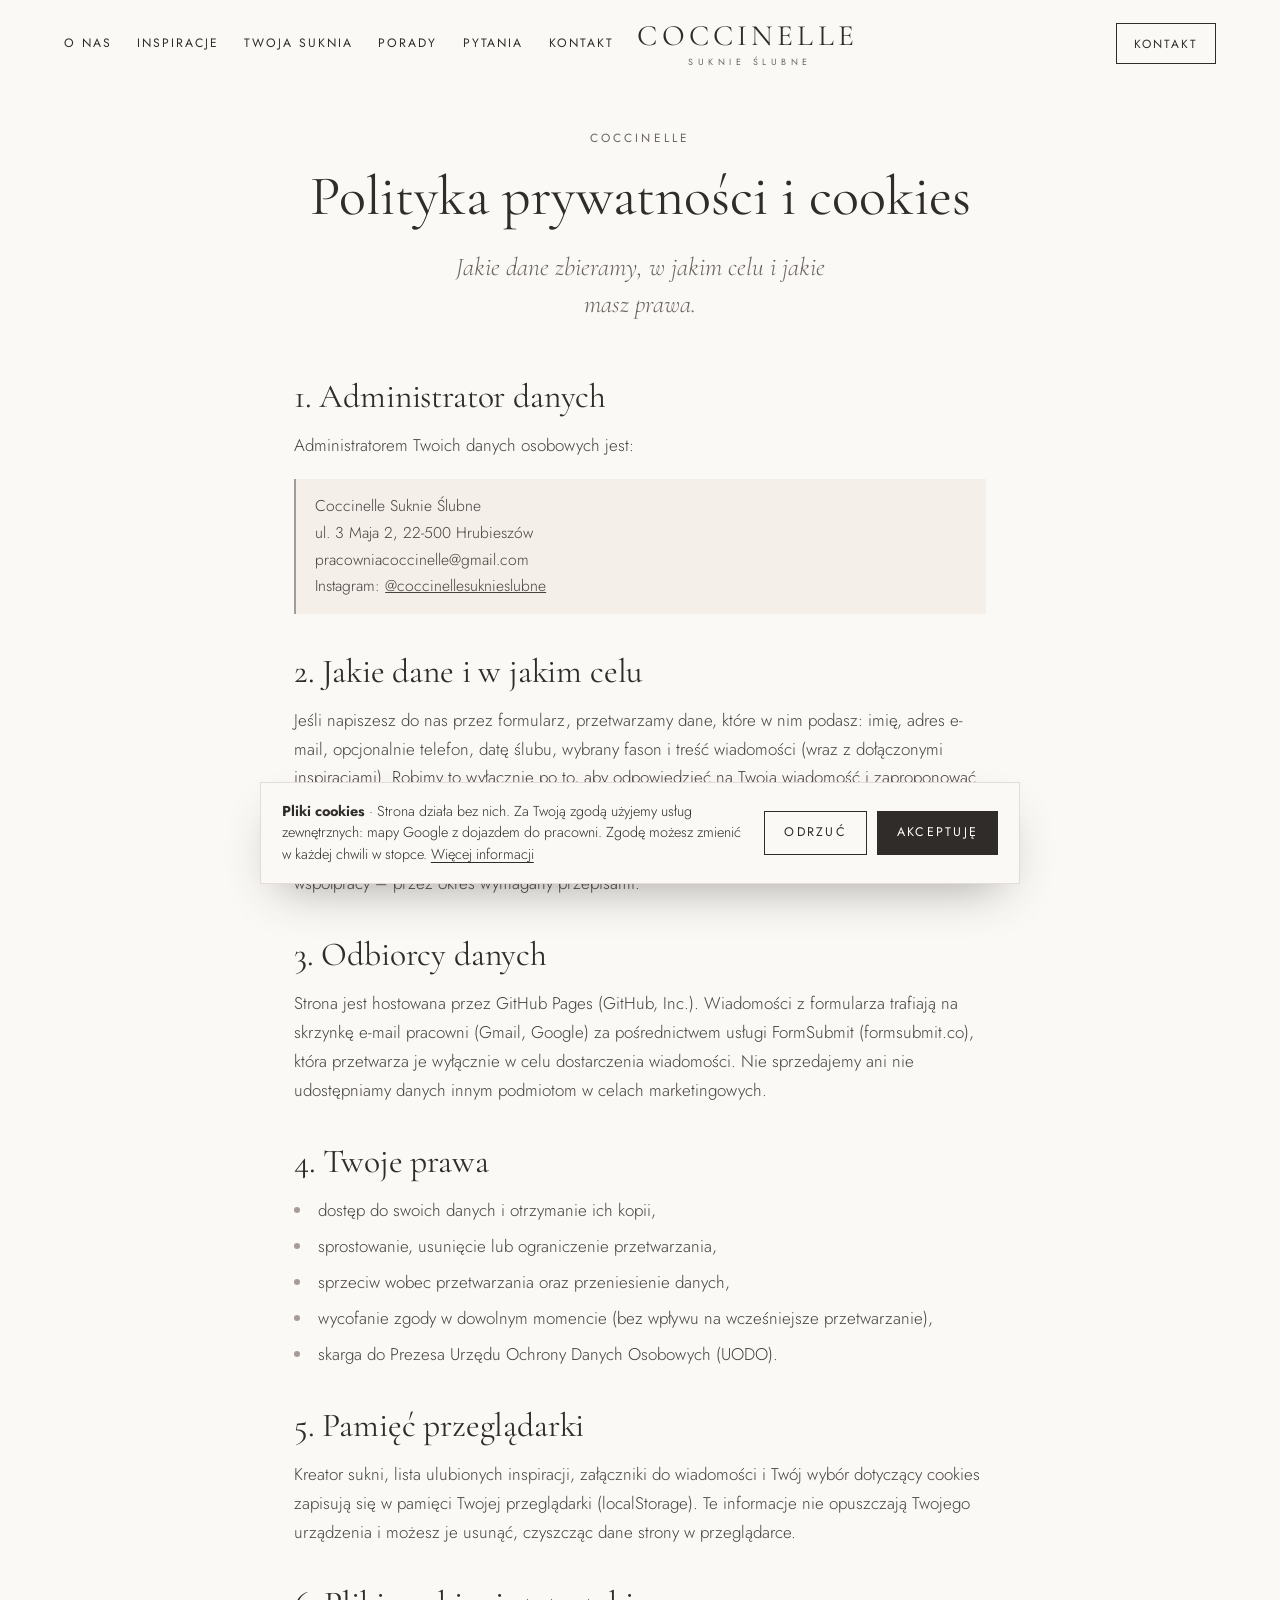
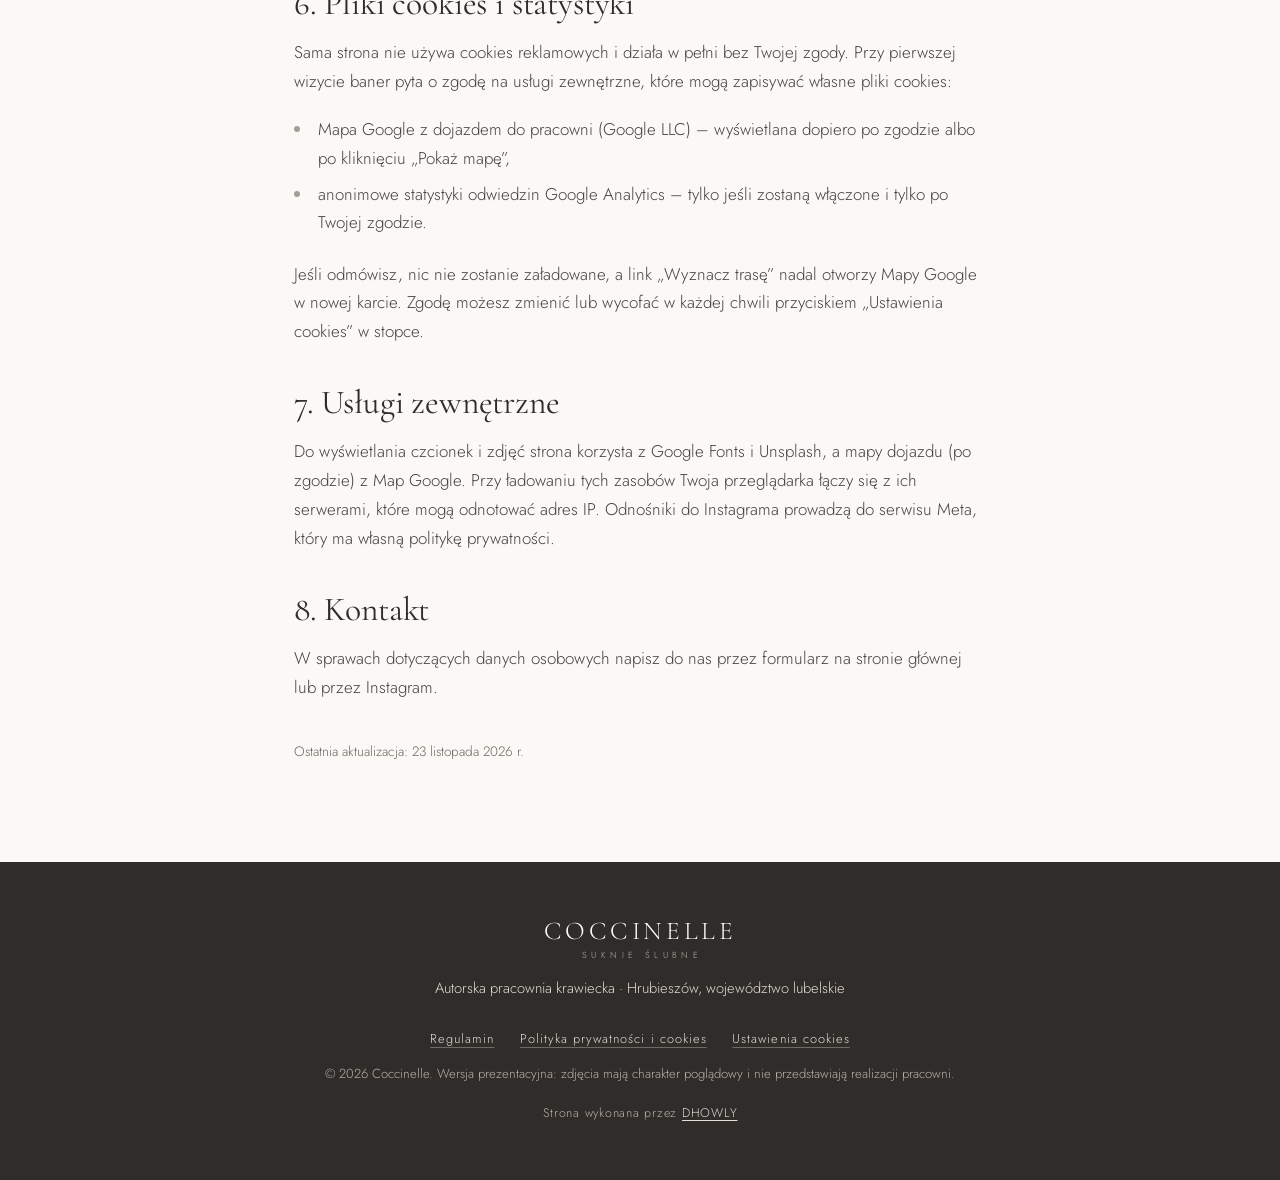
<file: informacje/prywatnosc.html>
<!doctype html>
<html lang="pl">
<head>
<meta charset="utf-8">
<meta name="viewport" content="width=device-width, initial-scale=1">
<title>Polityka prywatności i cookies · Coccinelle</title>
<meta name="description" content="Jakie dane zbieramy, w jakim celu i jakie masz prawa.">
<meta property="og:title" content="Polityka prywatności i cookies · Coccinelle">
<meta property="og:description" content="Jakie dane zbieramy, w jakim celu i jakie masz prawa.">
<meta property="og:type" content="website">
<meta property="og:locale" content="pl_PL">
<meta property="og:site_name" content="Coccinelle Suknie Ślubne">
<meta property="og:url" content="https://pracowniacoccinelle.com/informacje/prywatnosc.html">
<link rel="canonical" href="https://pracowniacoccinelle.com/informacje/prywatnosc.html">
<meta name="twitter:card" content="summary_large_image">
<meta name="twitter:title" content="Polityka prywatności i cookies · Coccinelle">
<meta name="twitter:description" content="Jakie dane zbieramy, w jakim celu i jakie masz prawa.">
<meta property="og:image" content="https://pracowniacoccinelle.com/images/og-card.jpg">
<meta property="og:image:secure_url" content="https://pracowniacoccinelle.com/images/og-card.jpg">
<meta property="og:image:type" content="image/jpeg">
<meta property="og:image:width" content="1200">
<meta property="og:image:height" content="630">
<meta property="og:image:alt" content="Coccinelle – suknie ślubne szyte na miarę, pracownia w Hrubieszowie">
<meta name="twitter:image" content="https://pracowniacoccinelle.com/images/og-card.jpg">
<meta name="twitter:image:alt" content="Coccinelle – suknie ślubne szyte na miarę, pracownia w Hrubieszowie">
<meta name="theme-color" content="#fbf9f6">
<link rel="icon" href="../images/favicon.svg" type="image/svg+xml">
<link rel="apple-touch-icon" href="../images/apple-touch-icon.png">
<link rel="preconnect" href="https://fonts.googleapis.com">
<link rel="preconnect" href="https://fonts.gstatic.com" crossorigin>
<link rel="preconnect" href="https://images.unsplash.com">
<link href="https://fonts.googleapis.com/css2?family=Cormorant+Garamond:ital,wght@0,300;0,400;0,500;1,300;1,400&family=Jost:wght@300;400;500&family=Pinyon+Script&display=swap" rel="stylesheet">
<link rel="stylesheet" href="../style.css?v=20">
<script>document.documentElement.classList.add('js')</script>
</head>
<body class="blog-page legal-page">
<a class="skip-link" href="#main" data-i18n="skip">Przejdź do treści</a>

<header class="nav scrolled" id="top">
  <div class="nav-left">
    <button class="nav-toggle" type="button" aria-label="Otwórz menu" aria-expanded="false" aria-controls="nav-links"><span></span><span></span></button>
    <nav class="nav-links" id="nav-links" aria-label="Menu">
      <a href="../index.html#o-nas" data-i18n="nav.about">O nas</a>
      <a href="../index.html#suknie" data-i18n="nav.dresses">Inspiracje</a>
      <a href="../index.html#kreator" data-i18n="nav.creator">Twoja suknia</a>
      <a href="../porady/index.html" data-i18n="nav.blog">Porady</a>
      <a href="../index.html#pytania" data-i18n="nav.faq">Pytania</a>
      <a href="../index.html#kontakt" data-i18n="nav.contact">Kontakt</a>
      <a href="../index.html#wycena" class="nav-mobile-only" data-i18n="nav.quote">Napisz do nas</a>
    </nav>
  </div>
  <a href="../index.html" class="brand" aria-label="Coccinelle Suknie Ślubne">
    <span class="brand-text">Coccinelle<small>Suknie Ślubne</small></span>
  </a>
  <div class="nav-right">
    <a href="../index.html#kontakt" class="nav-cta" data-i18n="nav.contact">Kontakt</a>
  </div>
</header>

<main id="main">
<article class="post legal" data-lang="pl">
  <header class="post-head">
    <p class="eyebrow">Coccinelle</p>
    <h1>Polityka prywatności i cookies</h1>
    <p class="lead">Jakie dane zbieramy, w jakim celu i jakie masz prawa.</p>
  </header>
  <div class="post-body">
<h2>1. Administrator danych</h2>
<p>Administratorem Twoich danych osobowych jest:</p>
<p class="legal-owner" data-owner>Coccinelle Suknie Ślubne</p>
<h2>2. Jakie dane i w jakim celu</h2>
<p>Jeśli napiszesz do nas przez formularz, przetwarzamy dane, które w nim podasz: imię, adres e-mail, opcjonalnie telefon, datę ślubu, wybrany fason i treść wiadomości (wraz z dołączonymi inspiracjami). Robimy to wyłącznie po to, aby odpowiedzieć na Twoją wiadomość i zaproponować termin konsultacji (art. 6 ust. 1 lit. b i f RODO).</p>
<p>Dane przechowujemy przez czas potrzebny do obsługi zapytania, a w przypadku podjęcia współpracy – przez okres wymagany przepisami.</p>
<h2>3. Odbiorcy danych</h2>
<p>Strona jest hostowana przez GitHub Pages (GitHub, Inc.). Wiadomości z formularza trafiają na skrzynkę e-mail pracowni (Gmail, Google) za pośrednictwem usługi FormSubmit (formsubmit.co), która przetwarza je wyłącznie w celu dostarczenia wiadomości. Nie sprzedajemy ani nie udostępniamy danych innym podmiotom w celach marketingowych.</p>
<h2>4. Twoje prawa</h2>
<ul><li>dostęp do swoich danych i otrzymanie ich kopii,</li><li>sprostowanie, usunięcie lub ograniczenie przetwarzania,</li><li>sprzeciw wobec przetwarzania oraz przeniesienie danych,</li><li>wycofanie zgody w dowolnym momencie (bez wpływu na wcześniejsze przetwarzanie),</li><li>skarga do Prezesa Urzędu Ochrony Danych Osobowych (UODO).</li></ul>
<h2>5. Pamięć przeglądarki</h2>
<p>Kreator sukni, lista ulubionych inspiracji, załączniki do wiadomości i Twój wybór dotyczący cookies zapisują się w pamięci Twojej przeglądarki (localStorage). Te informacje nie opuszczają Twojego urządzenia i możesz je usunąć, czyszcząc dane strony w przeglądarce.</p>
<h2>6. Pliki cookies i statystyki</h2>
<p>Sama strona nie używa cookies reklamowych i działa w pełni bez Twojej zgody. Przy pierwszej wizycie baner pyta o zgodę na usługi zewnętrzne, które mogą zapisywać własne pliki cookies:</p>
<ul><li>Mapa Google z dojazdem do pracowni (Google LLC) – wyświetlana dopiero po zgodzie albo po kliknięciu „Pokaż mapę”,</li><li>anonimowe statystyki odwiedzin Google Analytics – tylko jeśli zostaną włączone i tylko po Twojej zgodzie.</li></ul>
<p>Jeśli odmówisz, nic nie zostanie załadowane, a link „Wyznacz trasę” nadal otworzy Mapy Google w nowej karcie. Zgodę możesz zmienić lub wycofać w każdej chwili przyciskiem „Ustawienia cookies” w stopce.</p>
<h2>7. Usługi zewnętrzne</h2>
<p>Do wyświetlania czcionek i zdjęć strona korzysta z Google Fonts i Unsplash, a mapy dojazdu (po zgodzie) z Map Google. Przy ładowaniu tych zasobów Twoja przeglądarka łączy się z ich serwerami, które mogą odnotować adres IP. Odnośniki do Instagrama prowadzą do serwisu Meta, który ma własną politykę prywatności.</p>
<h2>8. Kontakt</h2>
<p>W sprawach dotyczących danych osobowych napisz do nas przez formularz na stronie głównej lub przez Instagram.</p>
    <p class="legal-updated">Ostatnia aktualizacja: 23 listopada 2026 r.</p>
  </div>
</article>
<article class="post legal" data-lang="fr" hidden>
  <header class="post-head">
    <p class="eyebrow">Coccinelle</p>
    <h1>Politique de confidentialité et cookies</h1>
    <p class="lead">Les données que nous collectons, pourquoi, et vos droits.</p>
  </header>
  <div class="post-body">
<h2>1. Responsable du traitement</h2>
<p>Le responsable du traitement de vos données personnelles est :</p>
<p class="legal-owner" data-owner>Coccinelle Suknie Ślubne</p>
<h2>2. Quelles données et pourquoi</h2>
<p>Si vous nous écrivez via le formulaire, nous traitons les données que vous y indiquez : prénom, e-mail, éventuellement téléphone, date du mariage, coupe souhaitée et message (avec les inspirations jointes). Uniquement pour vous répondre et vous proposer une date de consultation (art. 6, par. 1, b et f du RGPD).</p>
<p>Les données sont conservées le temps de traiter votre demande et, en cas de collaboration, pendant la durée exigée par la loi.</p>
<h2>3. Destinataires</h2>
<p>Le site est hébergé par GitHub Pages (GitHub, Inc.). Les messages du formulaire sont transmis à la boîte e-mail de l’atelier (Gmail, Google) via le service FormSubmit (formsubmit.co), qui les traite uniquement pour les acheminer. Nous ne vendons ni ne partageons vos données à des fins commerciales.</p>
<h2>4. Vos droits</h2>
<ul><li>accéder à vos données et en obtenir une copie,</li><li>les faire rectifier, effacer ou limiter,</li><li>vous opposer au traitement et demander la portabilité,</li><li>retirer votre consentement à tout moment,</li><li>déposer une plainte auprès de l’autorité polonaise de protection des données (UODO).</li></ul>
<h2>5. Mémoire du navigateur</h2>
<p>Le créateur de robe, les inspirations favorites, les pièces jointes au message et votre choix concernant les cookies sont enregistrés dans la mémoire de votre navigateur (localStorage). Ces informations ne quittent pas votre appareil ; vous pouvez les effacer en supprimant les données du site dans votre navigateur.</p>
<h2>6. Cookies et statistiques</h2>
<p>Le site n’utilise pas de cookies publicitaires et fonctionne entièrement sans votre accord. Lors de la première visite, un bandeau vous demande votre accord pour des services externes susceptibles de déposer leurs propres cookies :</p>
<ul><li>la carte Google Maps de l’accès à l’atelier (Google LLC), affichée seulement après accord ou après un clic sur « Afficher la carte »,</li><li>des statistiques de visite anonymes Google Analytics, uniquement si elles sont activées et avec votre accord.</li></ul>
<p>Si vous refusez, rien n’est chargé et le lien « Itinéraire » ouvre toujours Google Maps dans un nouvel onglet. Vous pouvez modifier ou retirer votre accord à tout moment avec le bouton « Paramètres des cookies » en bas de page.</p>
<h2>7. Services externes</h2>
<p>Pour afficher les polices et les photos, le site utilise Google Fonts et Unsplash, et pour le plan d’accès (après accord) Google Maps : votre navigateur se connecte à leurs serveurs, qui peuvent enregistrer votre adresse IP. Les liens vers Instagram mènent aux services de Meta, soumis à leur propre politique.</p>
<h2>8. Contact</h2>
<p>Pour toute question sur vos données, écrivez-nous via le formulaire de la page d’accueil ou sur Instagram.</p>
    <p class="legal-updated">Dernière mise à jour : 23 novembre 2026</p>
  </div>
</article>

</main>

<footer class="footer">
  <p class="footer-brand">Coccinelle<small>Suknie Ślubne</small></p>
  <p data-i18n="foot.1">Autorska pracownia krawiecka · Hrubieszów, województwo lubelskie</p>
  <nav class="footer-links" aria-label="Informacje prawne" data-i18n-aria="foot.legal">
    <a href="../informacje/regulamin.html" data-i18n="foot.terms">Regulamin</a>
    <a href="../informacje/prywatnosc.html" data-i18n="foot.privacy">Polityka prywatności i cookies</a>
    <button type="button" class="cookie-open" data-i18n="foot.cookies" hidden>Ustawienia cookies</button>
  </nav>
  <p class="muted">© <span id="year"></span> Coccinelle. <span data-provisional data-i18n="foot.2">Wersja prezentacyjna: zdjęcia mają charakter poglądowy i nie przedstawiają realizacji pracowni.</span></p>
  <p class="muted made-by" id="made-by" hidden></p>
</footer>

<script src="../i18n.js?v=20"></script>
<script src="../content.js?v=20"></script>
<script src="../script.js?v=20"></script>
<script src="../footer.js?v=20"></script>
</body>
</html>
</file>
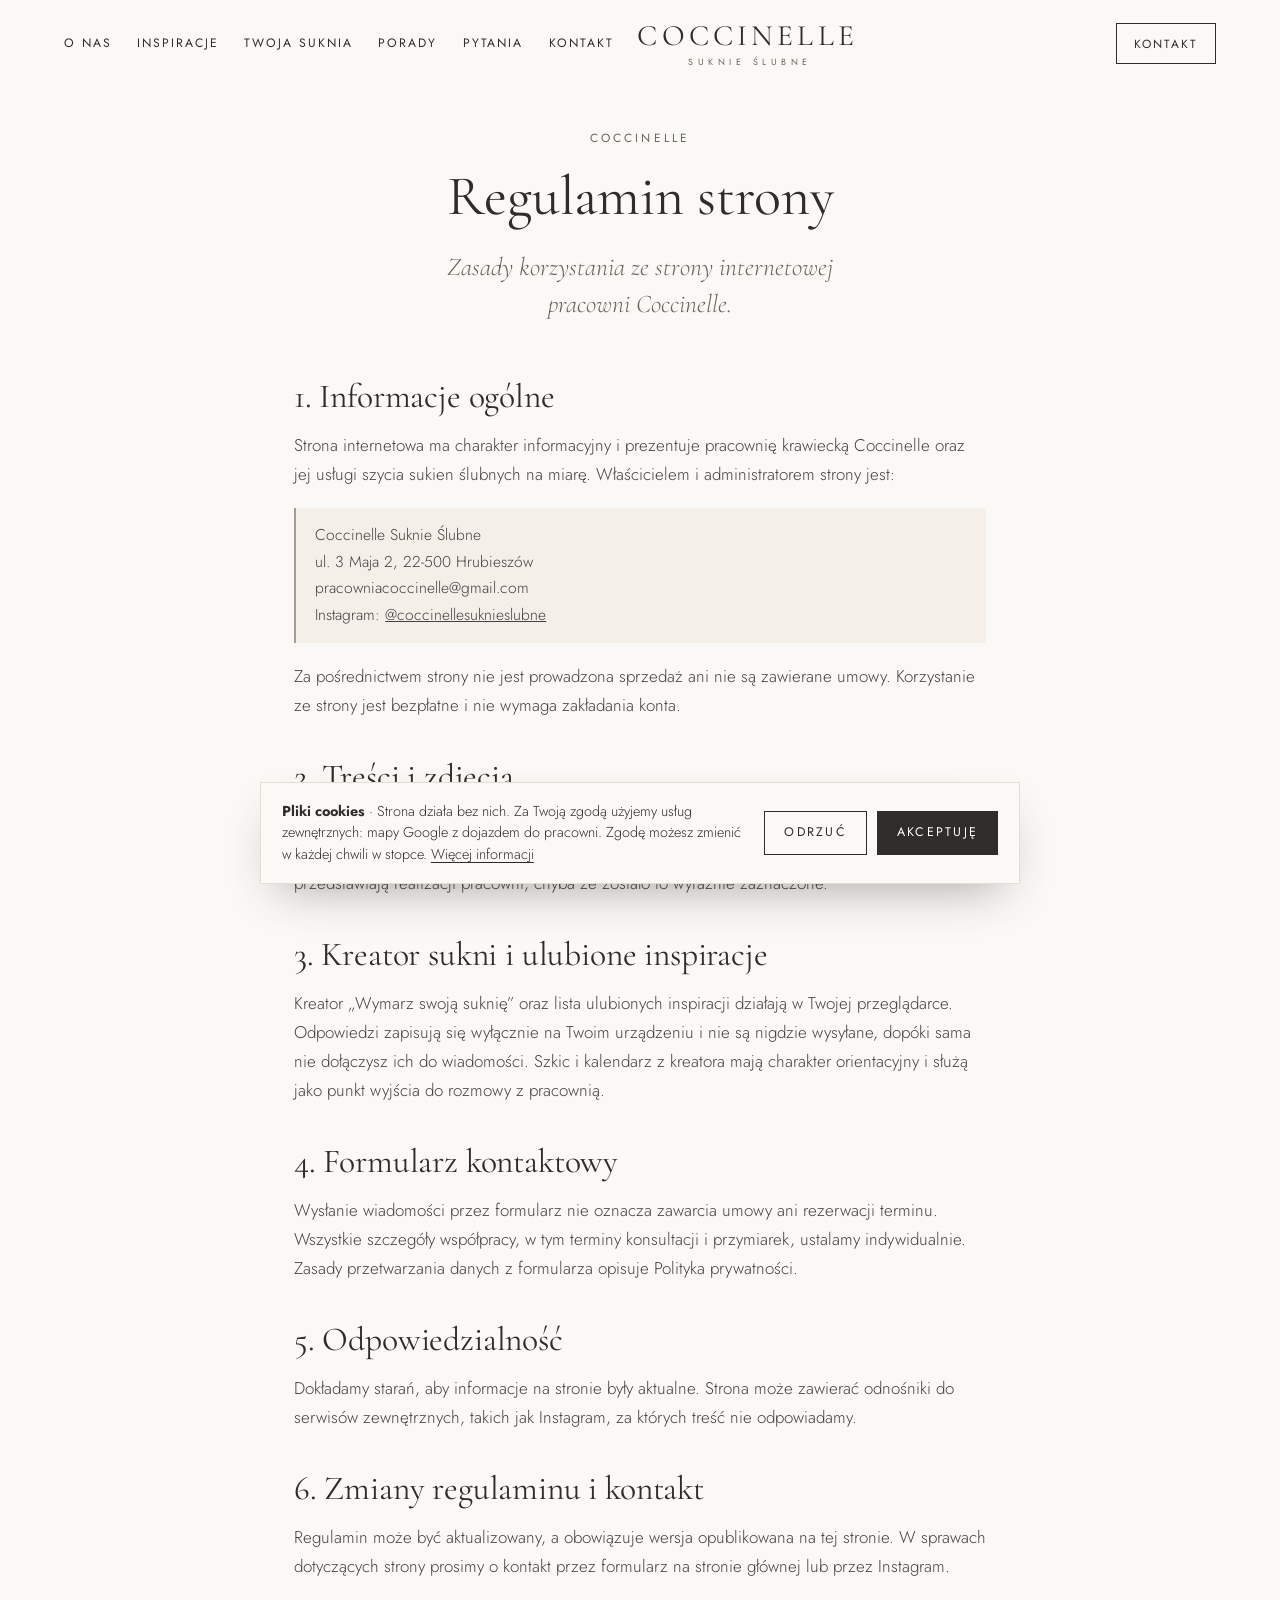
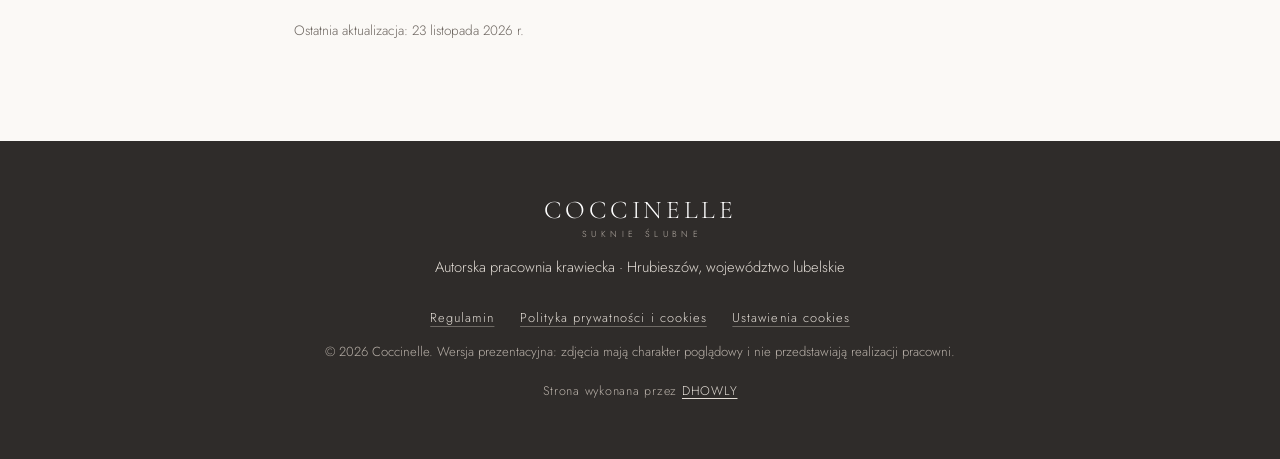
<file: informacje/regulamin.html>
<!doctype html>
<html lang="pl">
<head>
<meta charset="utf-8">
<meta name="viewport" content="width=device-width, initial-scale=1">
<title>Regulamin strony · Coccinelle</title>
<meta name="description" content="Zasady korzystania ze strony internetowej pracowni Coccinelle.">
<meta property="og:title" content="Regulamin strony · Coccinelle">
<meta property="og:description" content="Zasady korzystania ze strony internetowej pracowni Coccinelle.">
<meta property="og:type" content="website">
<meta property="og:locale" content="pl_PL">
<meta property="og:site_name" content="Coccinelle Suknie Ślubne">
<meta property="og:url" content="https://pracowniacoccinelle.com/informacje/regulamin.html">
<link rel="canonical" href="https://pracowniacoccinelle.com/informacje/regulamin.html">
<meta name="twitter:card" content="summary_large_image">
<meta name="twitter:title" content="Regulamin strony · Coccinelle">
<meta name="twitter:description" content="Zasady korzystania ze strony internetowej pracowni Coccinelle.">
<meta property="og:image" content="https://pracowniacoccinelle.com/images/og-card.jpg">
<meta property="og:image:secure_url" content="https://pracowniacoccinelle.com/images/og-card.jpg">
<meta property="og:image:type" content="image/jpeg">
<meta property="og:image:width" content="1200">
<meta property="og:image:height" content="630">
<meta property="og:image:alt" content="Coccinelle – suknie ślubne szyte na miarę, pracownia w Hrubieszowie">
<meta name="twitter:image" content="https://pracowniacoccinelle.com/images/og-card.jpg">
<meta name="twitter:image:alt" content="Coccinelle – suknie ślubne szyte na miarę, pracownia w Hrubieszowie">
<meta name="theme-color" content="#fbf9f6">
<link rel="icon" href="../images/favicon.svg" type="image/svg+xml">
<link rel="apple-touch-icon" href="../images/apple-touch-icon.png">
<link rel="preconnect" href="https://fonts.googleapis.com">
<link rel="preconnect" href="https://fonts.gstatic.com" crossorigin>
<link rel="preconnect" href="https://images.unsplash.com">
<link href="https://fonts.googleapis.com/css2?family=Cormorant+Garamond:ital,wght@0,300;0,400;0,500;1,300;1,400&family=Jost:wght@300;400;500&family=Pinyon+Script&display=swap" rel="stylesheet">
<link rel="stylesheet" href="../style.css?v=20">
<script>document.documentElement.classList.add('js')</script>
</head>
<body class="blog-page legal-page">
<a class="skip-link" href="#main" data-i18n="skip">Przejdź do treści</a>

<header class="nav scrolled" id="top">
  <div class="nav-left">
    <button class="nav-toggle" type="button" aria-label="Otwórz menu" aria-expanded="false" aria-controls="nav-links"><span></span><span></span></button>
    <nav class="nav-links" id="nav-links" aria-label="Menu">
      <a href="../index.html#o-nas" data-i18n="nav.about">O nas</a>
      <a href="../index.html#suknie" data-i18n="nav.dresses">Inspiracje</a>
      <a href="../index.html#kreator" data-i18n="nav.creator">Twoja suknia</a>
      <a href="../porady/index.html" data-i18n="nav.blog">Porady</a>
      <a href="../index.html#pytania" data-i18n="nav.faq">Pytania</a>
      <a href="../index.html#kontakt" data-i18n="nav.contact">Kontakt</a>
      <a href="../index.html#wycena" class="nav-mobile-only" data-i18n="nav.quote">Napisz do nas</a>
    </nav>
  </div>
  <a href="../index.html" class="brand" aria-label="Coccinelle Suknie Ślubne">
    <span class="brand-text">Coccinelle<small>Suknie Ślubne</small></span>
  </a>
  <div class="nav-right">
    <a href="../index.html#kontakt" class="nav-cta" data-i18n="nav.contact">Kontakt</a>
  </div>
</header>

<main id="main">
<article class="post legal" data-lang="pl">
  <header class="post-head">
    <p class="eyebrow">Coccinelle</p>
    <h1>Regulamin strony</h1>
    <p class="lead">Zasady korzystania ze strony internetowej pracowni Coccinelle.</p>
  </header>
  <div class="post-body">
<h2>1. Informacje ogólne</h2>
<p>Strona internetowa ma charakter informacyjny i prezentuje pracownię krawiecką Coccinelle oraz jej usługi szycia sukien ślubnych na miarę. Właścicielem i administratorem strony jest:</p>
<p class="legal-owner" data-owner>Coccinelle Suknie Ślubne</p>
<p>Za pośrednictwem strony nie jest prowadzona sprzedaż ani nie są zawierane umowy. Korzystanie ze strony jest bezpłatne i nie wymaga zakładania konta.</p>
<h2>2. Treści i zdjęcia</h2>
<p>Teksty i układ strony są chronione prawem autorskim. Zdjęcia w galerii inspiracji mają charakter poglądowy, pochodzą z serwisu Unsplash i są wykorzystywane zgodnie z jego licencją. Nie przedstawiają realizacji pracowni, chyba że zostało to wyraźnie zaznaczone.</p>
<h2>3. Kreator sukni i ulubione inspiracje</h2>
<p>Kreator „Wymarz swoją suknię” oraz lista ulubionych inspiracji działają w Twojej przeglądarce. Odpowiedzi zapisują się wyłącznie na Twoim urządzeniu i nie są nigdzie wysyłane, dopóki sama nie dołączysz ich do wiadomości. Szkic i kalendarz z kreatora mają charakter orientacyjny i służą jako punkt wyjścia do rozmowy z pracownią.</p>
<h2>4. Formularz kontaktowy</h2>
<p>Wysłanie wiadomości przez formularz nie oznacza zawarcia umowy ani rezerwacji terminu. Wszystkie szczegóły współpracy, w tym terminy konsultacji i przymiarek, ustalamy indywidualnie. Zasady przetwarzania danych z formularza opisuje Polityka prywatności.</p>
<h2>5. Odpowiedzialność</h2>
<p>Dokładamy starań, aby informacje na stronie były aktualne. Strona może zawierać odnośniki do serwisów zewnętrznych, takich jak Instagram, za których treść nie odpowiadamy.</p>
<h2>6. Zmiany regulaminu i kontakt</h2>
<p>Regulamin może być aktualizowany, a obowiązuje wersja opublikowana na tej stronie. W sprawach dotyczących strony prosimy o kontakt przez formularz na stronie głównej lub przez Instagram.</p>
    <p class="legal-updated">Ostatnia aktualizacja: 23 listopada 2026 r.</p>
  </div>
</article>
<article class="post legal" data-lang="fr" hidden>
  <header class="post-head">
    <p class="eyebrow">Coccinelle</p>
    <h1>Conditions générales d’utilisation</h1>
    <p class="lead">Les règles d’utilisation du site de l’atelier Coccinelle.</p>
  </header>
  <div class="post-body">
<h2>1. Informations générales</h2>
<p>Ce site a une vocation informative : il présente l’atelier de couture Coccinelle et ses robes de mariée sur mesure. Le site est édité et administré par :</p>
<p class="legal-owner" data-owner>Coccinelle Suknie Ślubne</p>
<p>Aucune vente ni aucun contrat n’est conclu par l’intermédiaire du site. Son utilisation est gratuite et ne nécessite pas de compte.</p>
<h2>2. Contenus et photos</h2>
<p>Les textes et la mise en page sont protégés par le droit d’auteur. Les photos de la galerie d’inspirations sont des illustrations issues d’Unsplash, utilisées conformément à sa licence. Elles ne montrent pas les créations de l’atelier, sauf mention contraire.</p>
<h2>3. Créateur de robe et inspirations favorites</h2>
<p>Le créateur « Imaginons votre robe » et la liste des inspirations favorites fonctionnent dans votre navigateur. Vos réponses sont enregistrées uniquement sur votre appareil et ne sont envoyées nulle part tant que vous ne les joignez pas vous-même à un message. L’esquisse et le calendrier sont indicatifs et servent de point de départ à la discussion avec l’atelier.</p>
<h2>4. Formulaire de contact</h2>
<p>L’envoi d’un message ne vaut ni contrat ni réservation. Tous les détails de la collaboration, y compris les dates de consultation et d’essayage, sont fixés individuellement. Le traitement des données du formulaire est décrit dans la politique de confidentialité.</p>
<h2>5. Responsabilité</h2>
<p>Nous veillons à ce que les informations du site soient à jour. Le site peut contenir des liens vers des services externes, comme Instagram, dont nous ne sommes pas responsables.</p>
<h2>6. Modifications et contact</h2>
<p>Ces conditions peuvent être mises à jour ; la version en vigueur est celle publiée sur cette page. Pour toute question sur le site, écrivez-nous via le formulaire de la page d’accueil ou sur Instagram.</p>
    <p class="legal-updated">Dernière mise à jour : 23 novembre 2026</p>
  </div>
</article>

</main>

<footer class="footer">
  <p class="footer-brand">Coccinelle<small>Suknie Ślubne</small></p>
  <p data-i18n="foot.1">Autorska pracownia krawiecka · Hrubieszów, województwo lubelskie</p>
  <nav class="footer-links" aria-label="Informacje prawne" data-i18n-aria="foot.legal">
    <a href="../informacje/regulamin.html" data-i18n="foot.terms">Regulamin</a>
    <a href="../informacje/prywatnosc.html" data-i18n="foot.privacy">Polityka prywatności i cookies</a>
    <button type="button" class="cookie-open" data-i18n="foot.cookies" hidden>Ustawienia cookies</button>
  </nav>
  <p class="muted">© <span id="year"></span> Coccinelle. <span data-provisional data-i18n="foot.2">Wersja prezentacyjna: zdjęcia mają charakter poglądowy i nie przedstawiają realizacji pracowni.</span></p>
  <p class="muted made-by" id="made-by" hidden></p>
</footer>

<script src="../i18n.js?v=20"></script>
<script src="../content.js?v=20"></script>
<script src="../script.js?v=20"></script>
<script src="../footer.js?v=20"></script>
</body>
</html>
</file>
<file: style.css>
/* =====================================================================
   Coccinelle Suknie Ślubne · arkusz stylów
   ===================================================================== */
:root{
  --ivory:#fbf9f6;
  --cream:#f4efe9;
  --sand:#e7e0d8;
  --line:#e3ddd6;
  --stone:#a59d95;      /* tylko dekoracje · décor uniquement */
  --muted:#6b645e;      /* małe teksty (kontrast AA) · petits textes */
  --text:#45413e;
  --ink:#2f2c2a;
  --rose:#b4636a;
  --ok:#4f6f52;
  --err:#9d4b40;
  --serif:'Cormorant Garamond', Georgia, serif;
  --sans:'Jost', system-ui, -apple-system, 'Segoe UI', sans-serif;
  --script:'Pinyon Script', cursive;
  --pad-x:clamp(1.15rem,5vw,4rem);
  --pad-y:clamp(4.5rem,9vw,7.5rem);
  --ease:cubic-bezier(.2,.7,.2,1);
}
*{box-sizing:border-box;margin:0;padding:0}
html{scroll-behavior:smooth;scroll-padding-top:5.5rem;-webkit-text-size-adjust:100%}
body{font-family:var(--sans);font-weight:300;color:var(--text);background:var(--ivory);line-height:1.7;font-size:1rem;-webkit-font-smoothing:antialiased;overflow-x:hidden}
body.modal-open,body.menu-open{overflow:hidden}
img{display:block;max-width:100%;height:auto}
a{color:inherit}
button{font:inherit;color:inherit}
h1,h2,h3,h4{font-family:var(--serif);font-weight:400;line-height:1.15;color:var(--ink)}
h2{font-size:clamp(2.1rem,4.4vw,3.2rem);letter-spacing:-.005em}
h2 em,h3 em{font-style:italic;color:var(--muted)}
.script{font-family:var(--script);font-weight:400}
.eyebrow{font-size:.74rem;font-weight:400;letter-spacing:.26em;text-transform:uppercase;color:var(--muted);margin-bottom:1rem}
.muted{color:var(--muted);font-size:.92rem}
section{padding:var(--pad-y) var(--pad-x)}
[hidden]{display:none!important}
.sr-only{position:absolute!important;width:1px;height:1px;padding:0;margin:-1px;overflow:hidden;clip:rect(0 0 0 0);white-space:nowrap;border:0}
.skip-link{position:absolute;left:1rem;top:-3rem;z-index:200;background:var(--ink);color:#fff;padding:.6rem 1rem;text-decoration:none;font-size:.85rem}
.skip-link:focus{top:1rem}
:focus-visible{outline:2px solid var(--ink);outline-offset:3px}
.hero-full :focus-visible,.has-hero .nav:not(.scrolled) :focus-visible,.footer :focus-visible{outline-color:#fff}

/* ---------- Przyciski · Boutons ---------- */
.btn{display:inline-flex;align-items:center;justify-content:center;gap:.6rem;min-height:3.1rem;padding:.85rem 1.9rem;font-family:var(--sans);font-size:.78rem;font-weight:400;letter-spacing:.18em;text-transform:uppercase;text-decoration:none;border:1px solid var(--ink);background:none;color:var(--ink);cursor:pointer;transition:background .3s,color .3s,border-color .3s}
.btn-dark{background:var(--ink);color:#fff}
.btn-dark:hover{background:#4a4542;border-color:#4a4542}
.btn-ghost:hover{background:var(--ink);color:#fff}
.btn[disabled]{opacity:.4;cursor:not-allowed;pointer-events:none}
.btn-light{background:#fff;color:var(--ink);border-color:#fff}
.btn-light:hover{background:transparent;color:#fff}
.btn-outline-light{border-color:rgba(255,255,255,.85);color:#fff}
.btn-outline-light:hover{background:#fff;color:var(--ink)}
.link-btn{background:none;border:0;padding:.2rem 0;font-size:.82rem;letter-spacing:.06em;color:var(--muted);text-decoration:underline;text-underline-offset:3px;cursor:pointer}
.link-btn:hover{color:var(--ink)}

/* ---------- Nawigacja (menu po lewej) · Navigation ---------- */
.nav{position:fixed;inset:0 0 auto 0;z-index:50;display:grid;grid-template-columns:1fr auto 1fr;align-items:center;padding:1.3rem var(--pad-x);transition:background .35s,padding .35s,box-shadow .35s,color .35s;color:var(--ink)}
.nav.scrolled{background:rgba(251,249,246,.96);backdrop-filter:blur(8px);-webkit-backdrop-filter:blur(8px);box-shadow:0 1px 0 var(--line);padding-top:.8rem;padding-bottom:.8rem}
.nav-left{display:flex;align-items:center;gap:1.2rem;justify-self:start}
.nav-right{justify-self:end;display:flex;align-items:center}
.brand{justify-self:center;display:flex;flex-direction:column;align-items:center;text-decoration:none;padding:0 1.5rem}
.brand-text{display:block;font-family:var(--serif);font-size:1.85rem;font-weight:400;letter-spacing:.14em;text-transform:uppercase;text-align:center;line-height:1}
.brand-text small{display:block;font-family:var(--sans);font-size:.56rem;letter-spacing:.5em;padding-left:.5em;text-transform:uppercase;color:var(--muted);margin-top:.45rem}
.nav-links{display:flex;gap:1.6rem;align-items:center}
.nav-links a{text-decoration:none;font-size:.76rem;font-weight:400;letter-spacing:.16em;text-transform:uppercase;position:relative;white-space:nowrap;padding:.3rem 0}
.nav-links a::after{content:"";position:absolute;left:0;bottom:0;height:1px;width:0;background:currentColor;transition:width .3s}
.nav-links a:hover::after,.nav-links a.current::after{width:100%}
.nav-cta{text-decoration:none;font-size:.74rem;font-weight:400;letter-spacing:.16em;text-transform:uppercase;border:1px solid currentColor;padding:.6rem 1.1rem;transition:background .3s,color .3s;white-space:nowrap}
.nav-cta:hover{background:var(--ink);color:#fff;border-color:var(--ink)}
.nav-mobile-only{display:none}
.nav-toggle{display:none;background:none;border:0;width:44px;height:44px;position:relative;cursor:pointer;margin-left:-10px}
.nav-toggle span{position:absolute;left:10px;right:10px;height:1px;background:currentColor;transition:transform .3s,top .3s}
.nav-toggle span:first-child{top:17px}.nav-toggle span:last-child{top:26px}
.nav-toggle[aria-expanded="true"] span:first-child{top:22px;transform:rotate(45deg)}
.nav-toggle[aria-expanded="true"] span:last-child{top:22px;transform:rotate(-45deg)}
.has-hero .nav:not(.scrolled){color:#fff}
.has-hero .nav:not(.scrolled) .brand-text small{color:rgba(255,255,255,.85)}
.has-hero .nav:not(.scrolled) .nav-cta:hover{background:#fff;color:var(--ink);border-color:#fff}
.has-hero .nav:not(.scrolled)::before{content:"";position:absolute;inset:0 0 -50px 0;background:linear-gradient(rgba(20,18,17,.5),transparent);z-index:-1;pointer-events:none}
@media (max-width:1180px) and (min-width:861px){
  .nav-links{gap:1rem}.nav-links a{font-size:.68rem;letter-spacing:.1em}
  .brand{padding:0 1rem}.brand-text{font-size:1.4rem;letter-spacing:.1em}
}
@media (max-width:860px){
  .nav{padding-top:.9rem;padding-bottom:.9rem}
  .nav-toggle{display:block;z-index:6}
  .nav-links{position:fixed;inset:0 auto 0 0;width:min(82vw,330px);height:100vh;height:100dvh;flex-direction:column;align-items:flex-start;gap:1.4rem;background:var(--ivory);color:var(--ink);padding:6.5rem 2rem 3rem;transform:translateX(-102%);visibility:hidden;transition:transform .4s var(--ease),visibility 0s .4s;box-shadow:10px 0 30px -15px rgba(0,0,0,.25);z-index:5}
  .nav-links.open{transform:none;visibility:visible;transition:transform .4s var(--ease)}
  .nav-links a{font-size:.9rem;letter-spacing:.16em;color:var(--ink)}
  .nav-mobile-only{display:inline}
  .brand{padding:0 .5rem}
  .brand-text{font-size:1.3rem;letter-spacing:.1em}
  .brand-text small{font-size:.48rem;letter-spacing:.38em}
  .nav-cta{padding:.5rem .75rem;font-size:.64rem;letter-spacing:.1em}
  body.menu-open .nav{color:var(--ink)}
  body.menu-open::after{content:"";position:fixed;inset:0;background:rgba(30,28,27,.35);z-index:40}
}
@media (max-width:420px){.brand-text small{display:none}.nav-cta{font-size:.6rem;padding:.45rem .6rem}}

/* ---------- Hero ---------- */
.hero-full{position:relative;display:flex;align-items:flex-end;min-height:100vh;min-height:100svh;padding:0 clamp(1.2rem,6vw,5rem) clamp(4.5rem,11vh,7.5rem);background:#2b2826;color:#fff;overflow:hidden}
.hero-bg,.hero-bg img{position:absolute;inset:0;width:100%;height:100%}
.hero-bg img{object-fit:cover;object-position:center 60%;animation:heroZoom 16s ease-out both}
@keyframes heroZoom{from{transform:scale(1.06)}to{transform:scale(1)}}
.hero-full::after{content:"";position:absolute;inset:0;background:linear-gradient(90deg,rgba(25,22,20,.62) 0%,rgba(25,22,20,.25) 55%,rgba(25,22,20,0) 80%),linear-gradient(0deg,rgba(25,22,20,.45),transparent 45%)}
.hero-text{position:relative;z-index:1;max-width:640px;animation:heroIn 1s .15s var(--ease) both}
@keyframes heroIn{from{opacity:0;transform:translateY(18px)}to{opacity:1;transform:none}}
.hero-full .eyebrow{color:rgba(255,255,255,.9)}
.hero-full h1{color:#fff;font-size:clamp(2.7rem,6.4vw,5.4rem);margin-bottom:1.3rem}
.hero-full h1 .script{display:block;font-size:1.3em;line-height:1.1;margin-bottom:.05em}
.lead{font-family:var(--serif);font-style:italic;font-size:clamp(1.25rem,2.2vw,1.6rem);color:var(--muted);max-width:32ch;margin-bottom:2.3rem;line-height:1.45}
.hero-full .lead{color:rgba(255,255,255,.92)}
.hero-actions{display:flex;gap:.9rem;flex-wrap:wrap}
@media (max-width:860px){
  .hero-full{align-items:flex-start;text-align:center;padding-top:7.5rem;padding-bottom:4rem}
  .hero-text{margin:0 auto}
  .hero-full .lead{margin-left:auto;margin-right:auto}
  .hero-actions{justify-content:center}
  .hero-bg img{object-position:40% 100%}
  .hero-full::after{background:linear-gradient(180deg,rgba(25,22,20,.6) 0%,rgba(25,22,20,.3) 55%,rgba(25,22,20,.05) 100%)}
}
@media (max-width:560px){
  .hero-full .eyebrow{letter-spacing:.16em;font-size:.7rem}
  .hero-full h1{font-size:2.55rem}
  .hero-actions{flex-direction:column;align-items:stretch;max-width:320px;margin:0 auto}
}

/* ---------- Pasek · Bandeau ---------- */
.marquee{overflow:hidden;background:var(--ink);color:#ece6df;padding:1rem 0;white-space:nowrap}
.marquee-track{display:inline-flex;gap:2.2rem;align-items:center;animation:mq 45s linear infinite;font-family:var(--serif);font-style:italic;font-size:1.2rem}
.marquee-track i{font-style:normal;font-size:.65rem;color:var(--stone)}
@keyframes mq{to{transform:translateX(-50%)}}

/* ---------- Nagłówki sekcji · Titres de section ---------- */
.section-head{text-align:center;max-width:660px;margin:0 auto 3rem}
.section-head h2{margin-bottom:1rem}
.section-head p:not(.eyebrow){color:var(--muted);font-size:1.02rem}

/* ---------- O nas · L'atelier ---------- */
.about{display:grid;grid-template-columns:1fr 1.15fr;gap:clamp(2.5rem,7vw,6rem);align-items:center;max-width:1200px;margin:0 auto}
.about-img{position:relative}
.about-img img{aspect-ratio:4/5;object-fit:cover;width:100%;position:relative;z-index:1;background:var(--cream)}
.about-img::before{content:"";position:absolute;inset:1.5rem -1.5rem -1.5rem 1.5rem;border:1px solid var(--sand)}
.about-text h2{margin-bottom:1.5rem}
.about-text p{margin-bottom:1.1rem}
.values{list-style:none;display:grid;grid-template-columns:repeat(3,1fr);gap:1.5rem;margin-top:2rem;padding-top:1.8rem;border-top:1px solid var(--line)}
.values strong{display:block;font-family:var(--serif);font-weight:500;font-size:1.25rem;color:var(--ink)}
.values span{font-size:.9rem;color:var(--muted)}

/* ---------- Dlaczego · Pourquoi ---------- */
.why{background:var(--cream)}
.why-grid{max-width:1100px;margin:0 auto;display:grid;grid-template-columns:repeat(3,1fr);gap:clamp(1.5rem,4vw,3.5rem);text-align:center}
.why-grid svg{width:46px;height:46px;color:var(--stone);margin:0 auto 1.2rem;display:block}
.why-grid h3{font-size:1.6rem;margin-bottom:.6rem}
.why-grid p{color:var(--muted);font-size:.97rem}

/* ---------- Galeria · Galerie ---------- */
.gallery-section{background:#fff}
.filters{display:flex;justify-content:center;flex-wrap:wrap;gap:.5rem;margin-bottom:2.5rem}
.filters button{background:none;border:1px solid var(--line);font-size:.74rem;font-weight:400;letter-spacing:.14em;text-transform:uppercase;color:var(--muted);cursor:pointer;padding:.6rem 1.1rem;min-height:2.6rem;transition:.25s}
.filters button:hover{border-color:var(--stone);color:var(--ink)}
.filters button[aria-pressed="true"]{background:var(--ink);border-color:var(--ink);color:#fff}
.gallery{max-width:1200px;margin:0 auto;display:grid;grid-template-columns:repeat(3,1fr);grid-auto-rows:330px;gap:1.1rem;grid-auto-flow:dense}
.g-item{position:relative;overflow:hidden;background:var(--cream)}
.g-item.tall{grid-row:span 2}
.g-open{display:block;width:100%;height:100%;border:0;padding:0;background:none;cursor:pointer}
.g-open img{width:100%;height:100%;object-fit:cover;transition:transform .8s var(--ease)}
.g-item:hover .g-open img{transform:scale(1.04)}
.g-item figcaption{position:absolute;left:0;right:0;bottom:0;padding:3rem 1.2rem 1rem;background:linear-gradient(transparent,rgba(32,29,27,.72));color:#fff;font-family:var(--serif);font-size:1.2rem;line-height:1.25;pointer-events:none;opacity:0;transform:translateY(8px);transition:opacity .35s,transform .35s}
.g-cat{display:block;font-family:var(--sans);font-size:.64rem;letter-spacing:.2em;text-transform:uppercase;opacity:.9;margin-bottom:.25rem}
.g-item:hover figcaption,.g-item:focus-within figcaption{opacity:1;transform:none}
@media (hover:none){.g-item figcaption{opacity:1;transform:none}}
.g-open:focus-visible{outline-offset:-4px;outline-color:#fff;box-shadow:inset 0 0 0 4px var(--ink)}
.provisional-note{text-align:center;color:var(--muted);font-size:.85rem;margin-top:1.4rem}
.gallery-more{text-align:center;margin-top:2.5rem;font-family:var(--serif);font-size:1.2rem;font-style:italic;color:var(--muted)}
.gallery-more a{color:var(--ink);text-underline-offset:3px}

/* Serduszko · Cœur */
.fav-btn{position:absolute;top:.7rem;right:.7rem;z-index:2;width:44px;height:44px;border-radius:50%;border:0;background:rgba(255,255,255,.9);display:grid;place-items:center;cursor:pointer;transition:transform .2s,background .2s}
.fav-btn svg{width:20px;height:20px;fill:none;stroke:var(--ink);stroke-width:1.4}
.fav-btn:hover{transform:scale(1.08);background:#fff}
.fav-btn[aria-pressed="true"] svg{fill:var(--rose);stroke:var(--rose)}

/* Realizacje (pojawią się z prawdziwymi zdjęciami) */
.realizacje{max-width:1200px;margin:5rem auto 0}
.realizacje h3{font-size:clamp(1.8rem,3.5vw,2.5rem)}
.real-grid{display:grid;grid-template-columns:repeat(auto-fill,minmax(260px,1fr));gap:1.2rem}
.real-item img{aspect-ratio:4/5;object-fit:cover;width:100%}
.real-item figcaption{padding:.8rem 0}
.real-item strong{display:block;font-family:var(--serif);font-size:1.3rem;font-weight:500;color:var(--ink)}
.real-item span{color:var(--muted);font-size:.92rem}

/* ---------- Fiche inspiracji (dialog) ---------- */
dialog{border:0;padding:0;background:transparent;color:inherit;max-width:none;max-height:none}
dialog::backdrop{background:rgba(30,28,27,.72)}
.sheet{width:min(1080px,94vw);margin:auto}
.sheet[open]{animation:sheetIn .3s var(--ease)}
@keyframes sheetIn{from{opacity:0;transform:translateY(12px)}to{opacity:1;transform:none}}
.sheet-inner{position:relative;display:grid;grid-template-columns:1.15fr 1fr;background:var(--ivory);max-height:92vh;max-height:92dvh;overflow:auto}
.sheet-img{background:var(--cream);min-height:100%}
.sheet-img img{width:100%;height:100%;max-height:92vh;object-fit:cover}
.sheet-body{padding:clamp(1.6rem,4vw,3rem);display:flex;flex-direction:column}
.sheet-body h3{font-size:clamp(1.9rem,3.2vw,2.6rem);margin-bottom:1rem}
.sheet-body h3:focus{outline:none}
.sheet-desc{font-size:1.05rem;margin-bottom:1.8rem}
.sheet-actions{display:grid;gap:.7rem;margin-bottom:1.6rem}
.fav-toggle svg{width:18px;height:18px;fill:none;stroke:currentColor;stroke-width:1.5}
.fav-toggle[aria-pressed="true"] svg{fill:var(--rose);stroke:var(--rose)}
.fav-toggle[aria-pressed="true"]:hover svg{fill:#fff;stroke:#fff}
.sheet-note{font-size:.84rem;color:var(--muted);border-top:1px solid var(--line);padding-top:1rem;margin-top:auto}
.sheet-note a{color:inherit}
.sheet-nav{display:flex;justify-content:space-between;align-items:center;margin-top:1.3rem;font-size:.8rem;color:var(--muted)}
.sheet-nav button{background:none;border:0;font-size:.74rem;letter-spacing:.14em;text-transform:uppercase;cursor:pointer;padding:.6rem 0;color:var(--ink)}
.sheet-nav button[disabled]{opacity:.3;cursor:default}
.sheet-close{position:absolute;top:.6rem;right:.6rem;width:44px;height:44px;border-radius:50%;border:0;background:rgba(255,255,255,.92);font-size:1.7rem;font-weight:200;line-height:1;cursor:pointer;color:var(--ink)}
@media (max-width:760px){
  .sheet{width:100vw;max-width:100vw;height:100%;max-height:100%;margin:0}
  .sheet-inner{grid-template-columns:1fr;max-height:100vh;max-height:100dvh;height:100%}
  .sheet-img{min-height:0}
  .sheet-img img{height:58vh;max-height:58vh;object-fit:contain}
}

/* ---------- „Moje inspiracje” ---------- */
.fav-pill{position:fixed;right:1rem;bottom:1rem;z-index:60;display:flex;align-items:center;gap:.6rem;background:var(--ink);color:#fff;border:0;padding:.8rem 1.1rem;min-height:48px;font-size:.74rem;letter-spacing:.14em;text-transform:uppercase;cursor:pointer;box-shadow:0 14px 30px -12px rgba(0,0,0,.45);transform:translateY(160%);transition:transform .4s var(--ease)}
.fav-pill.show{transform:none}
.fav-pill.pulse{animation:pulse .5s}
@keyframes pulse{50%{transform:scale(1.06)}}
.fav-pill svg{width:18px;height:18px;fill:#e7b3b8;stroke:none}
.fav-pill b{background:#fff;color:var(--ink);border-radius:20px;padding:.05rem .55rem;font-weight:500}
.fav-drawer{position:fixed;inset:0 0 0 auto;margin:0 0 0 auto;width:min(92vw,410px);height:100%;max-height:100%;background:var(--ivory)}
.fav-drawer[open]{display:flex;flex-direction:column;padding:1.4rem;animation:drawerIn .35s var(--ease)}
@keyframes drawerIn{from{transform:translateX(30px);opacity:0}to{transform:none;opacity:1}}
.fd-head{display:flex;justify-content:space-between;align-items:center;border-bottom:1px solid var(--line);padding-bottom:.9rem}
.fd-head h3{font-size:1.8rem}
.fd-close{background:none;border:0;width:44px;height:44px;font-size:1.9rem;font-weight:200;cursor:pointer;color:var(--ink)}
.fd-list{list-style:none;overflow:auto;flex:1;padding:.8rem 0}
.fd-list li{display:flex;align-items:center;gap:.5rem;border-bottom:1px solid var(--line)}
.fd-open{flex:1;display:grid;grid-template-columns:64px 1fr;gap:1rem;align-items:center;background:none;border:0;padding:.6rem 0;text-align:left;cursor:pointer}
.fd-open img{width:64px;height:80px;object-fit:cover;background:var(--cream)}
.fd-open span{font-family:var(--serif);font-size:1.15rem;color:var(--ink);line-height:1.25}
.fd-rm{background:none;border:0;width:44px;height:44px;font-size:1.4rem;color:var(--muted);cursor:pointer}
.fd-rm:hover{color:var(--ink)}
.fd-empty{flex:1;padding:1.6rem 0;color:var(--muted)}
.fd-empty p+p{margin-top:.8rem;font-size:.92rem}
.fd-actions{display:grid;gap:.6rem;padding-top:1rem}
.fd-toast,.k-toast,.copy-msg{text-align:center;font-size:.86rem;color:var(--ok);min-height:1.3em;overflow-wrap:anywhere}

/* ---------- Kreator ---------- */
.kreator{background:linear-gradient(180deg,#fff,var(--cream))}
.kreator-app{max-width:1020px;margin:0 auto;background:var(--ivory);border:1px solid var(--line);padding:clamp(1.3rem,4vw,3rem);box-shadow:0 30px 60px -45px rgba(47,44,42,.4)}
.k-progress{list-style:none;display:grid;grid-template-columns:repeat(6,1fr);gap:.4rem;margin-bottom:2rem}
.k-progress li>*{display:flex;flex-direction:column;gap:.35rem;width:100%;background:none;border:0;padding:0 0 .2rem;text-align:left;font-size:.68rem;letter-spacing:.12em;text-transform:uppercase;color:var(--muted)}
.k-progress li>*::before{content:"";height:2px;background:var(--sand);transition:background .3s}
.k-progress li.done>*::before{background:var(--stone)}
.k-progress li.on>*::before{background:var(--ink)}
.k-progress li.on>*{color:var(--ink)}
.k-progress button{cursor:pointer}
.k-progress button:hover em{text-decoration:underline}
.k-progress b{display:none}
.k-progress em{font-style:normal}
.k-step h3{font-size:clamp(1.75rem,3.4vw,2.4rem);text-align:center;margin-bottom:.4rem}
.k-step h3:focus,.board h3:focus{outline:none}
.k-hint{text-align:center;color:var(--muted);max-width:52ch;margin:0 auto}
.k-small{font-size:.85rem;color:var(--muted)}
.k-center{text-align:center;margin-top:.8rem}
.k-opts{display:grid;gap:.9rem;margin:1.8rem 0}
.k-photo{grid-template-columns:repeat(4,1fr)}
.k-sketch{grid-template-columns:repeat(auto-fit,minmax(150px,1fr))}
.k-swatch{grid-template-columns:repeat(auto-fit,minmax(140px,1fr))}
.k-opt{background:#fff;border:1px solid var(--line);padding:0 0 1rem;cursor:pointer;text-align:center;display:flex;flex-direction:column;align-items:center;gap:.2rem;transition:border-color .25s,box-shadow .25s,transform .25s;position:relative}
.k-opt:hover{border-color:var(--stone);transform:translateY(-2px)}
.k-opt.on,.k-opt[aria-pressed="true"]{border-color:var(--ink);box-shadow:0 0 0 1px var(--ink)}
.k-opt.on::after{content:"";position:absolute;top:.55rem;right:.55rem;width:24px;height:24px;border-radius:50%;background:var(--ink) url("data:image/svg+xml,%3Csvg xmlns='http://www.w3.org/2000/svg' viewBox='0 0 24 24'%3E%3Cpath d='M6 12.5l4 4 8-9' fill='none' stroke='%23fff' stroke-width='2'/%3E%3C/svg%3E") center/16px no-repeat}
.k-opt .k-photo{display:block;width:100%;aspect-ratio:4/5;overflow:hidden;margin-bottom:.7rem;background:var(--cream)}
.k-opt .k-photo img{width:100%;height:100%;object-fit:cover}
.k-opt .k-sketch{display:block;width:100%;background:linear-gradient(180deg,#fff,var(--ivory));border-bottom:1px solid var(--line);margin-bottom:.7rem;padding:.6rem}
.k-sketch .croquis{width:100%;height:auto;display:block}
.k-sketch-full .croquis{height:220px}
.k-sketch-bust .croquis{height:150px}
.k-sketch-arms .croquis{height:180px}
.k-opt .swatch{width:68px;height:68px;border-radius:50%;border:1px solid var(--line);box-shadow:inset 0 0 0 4px #fff;margin:1.3rem auto .7rem;display:block}
.k-opt strong{font-family:var(--serif);font-weight:500;font-size:1.22rem;color:var(--ink);padding:0 .6rem;line-height:1.2}
.k-opt small{font-size:.84rem;color:var(--muted);padding:0 .8rem;line-height:1.4}
.k-date{display:grid;gap:.45rem;max-width:520px;margin:1.8rem auto}
.k-date label{font-size:.74rem;letter-spacing:.16em;text-transform:uppercase;color:var(--muted);margin-top:.6rem}
.k-date input,.k-date textarea{font:inherit;font-size:1rem;color:var(--ink);border:0;border-bottom:1px solid var(--stone);padding:.6rem 0;background:transparent;border-radius:0;width:100%}
.k-date input:focus,.k-date textarea:focus{outline:none;border-color:var(--ink);box-shadow:0 1px 0 var(--ink)}
.k-nav{display:flex;justify-content:space-between;align-items:center;gap:1rem}

/* Szkic · Croquis */
.croquis .k-skirt,.croquis .k-bodice,.croquis .k-sleeve{fill:#fff;stroke:#5b5550;stroke-width:.9;stroke-linejoin:round}
.croquis .k-sleeve{fill:#f7f3ee}
.croquis .k-fold{fill:none;stroke:#d7cec4;stroke-width:.6}
.croquis .k-line{fill:none;stroke:#5b5550;stroke-width:.8}
.croquis .k-shadow{fill:#ece6df}

/* Tablica inspiracji · Planche */
.board-head{text-align:center;max-width:600px;margin:0 auto 2rem}
.board-head h3{font-size:clamp(1.9rem,3.8vw,2.7rem);margin-bottom:.8rem}
.board-head p:not(.eyebrow){color:var(--muted)}
.board-grid{display:grid;grid-template-columns:1fr 1fr 1.15fr;gap:1rem;align-items:stretch}
.board-grid figure{position:relative;background:#fff;border:1px solid var(--line);margin:0}
.board-grid figcaption{position:absolute;left:.8rem;bottom:.6rem;font-size:.68rem;letter-spacing:.14em;text-transform:uppercase;color:var(--muted);background:rgba(255,255,255,.88);padding:.1rem .45rem}
.b-sketch{display:flex;flex-direction:column;align-items:center;justify-content:center;padding:1rem}
.b-sketch figcaption{position:static;background:none;padding:0;margin-top:.5rem}
.b-sketch .croquis{width:100%;max-height:420px}
.b-photo img{width:100%;height:100%;object-fit:cover;min-height:300px}
.b-details{background:#fff;border:1px solid var(--line);padding:1.1rem 1.3rem}
.b-details dl>div{display:grid;grid-template-columns:1fr auto;align-items:baseline;gap:0 .8rem;padding:.55rem 0;border-bottom:1px solid var(--line)}
.b-details dt{grid-column:1;font-size:.66rem;letter-spacing:.18em;text-transform:uppercase;color:var(--muted)}
.b-details dd{grid-column:1;font-family:var(--serif);font-size:1.18rem;color:var(--ink);line-height:1.3}
.b-edit{grid-column:2;grid-row:1/3;align-self:center;background:none;border:0;font-size:.74rem;letter-spacing:.08em;color:var(--muted);text-decoration:underline;text-underline-offset:3px;cursor:pointer;padding:.5rem 0 .5rem .5rem}
.b-edit:hover{color:var(--ink)}
.b-swatches{display:flex;gap:.5rem;flex-wrap:wrap;padding-top:.9rem}
.b-swatches .swatch{width:38px;height:38px;border-radius:50%;border:1px solid var(--line);box-shadow:inset 0 0 0 3px #fff}
.board-note{font-family:var(--serif);font-style:italic;font-size:1.15rem;color:var(--muted);padding-top:.8rem}
.board-actions{display:flex;flex-wrap:wrap;gap:.7rem;justify-content:center;margin-top:2rem}
.board-links{text-align:center;margin-top:1rem;color:var(--muted)}
@media (max-width:860px){
  .board-grid{grid-template-columns:1fr 1fr}
  .b-details{grid-column:span 2}
  .k-photo{grid-template-columns:repeat(2,1fr)}
}
@media (max-width:560px){
  .k-progress{gap:.25rem}
  .k-progress em{display:none}
  .k-progress b{display:block;font-weight:400}
  .k-sketch,.k-swatch{grid-template-columns:repeat(2,1fr)}
  .k-sketch-full .croquis{height:180px}
  .k-opt strong{font-size:1.1rem}
  .k-opt small{font-size:.8rem}
  .k-nav .btn{padding:.8rem 1.2rem}
  .board-actions{flex-direction:column}
  .b-photo img{min-height:220px}
  .b-photo figcaption{font-size:.6rem;letter-spacing:.08em;left:.4rem;right:.4rem;bottom:.4rem}
}

/* Kalendarz sukni */
.timeline{margin-top:1.6rem;background:#fff;border:1px solid var(--line);padding:clamp(1.2rem,3vw,2rem)}
.timeline h4{font-weight:400;font-size:1.65rem;text-align:center}
.tl-sub{text-align:center;color:var(--muted);font-size:.9rem;margin-bottom:1.2rem}
.timeline ol{list-style:none;display:grid;grid-auto-flow:column;grid-auto-columns:minmax(0,1fr);gap:.8rem}
@media (max-width:900px){.timeline ol{grid-auto-flow:row;grid-template-columns:repeat(4,minmax(0,1fr))}}

.timeline li{border-top:2px solid var(--ink);padding-top:.7rem;font-size:.86rem;color:var(--muted);line-height:1.45}
.timeline li.soon{border-color:var(--rose)}
.timeline li strong{display:block;font-family:var(--serif);font-weight:500;font-size:1.12rem;color:var(--ink);margin:.15rem 0}
.tl-date{font-size:.68rem;letter-spacing:.14em;text-transform:uppercase;color:var(--muted)}
.timeline li.soon .tl-date{color:var(--rose)}
.tl-note{text-align:center;font-size:.85rem;color:var(--muted);margin-top:1.2rem}
.tl-warn{text-align:center;background:#fbefe6;color:#7d4d26;padding:.7rem 1rem;margin-bottom:1rem;font-size:.92rem}
.timeline-empty p{text-align:center;color:var(--muted)}
@media (max-width:560px){.timeline ol{grid-auto-flow:row;grid-template-columns:1fr;gap:.2rem}.timeline li{display:grid;grid-template-columns:7.5rem 1fr;column-gap:.8rem;border-top-width:1px;padding:.6rem 0}.timeline li strong{grid-column:2;margin:0}.timeline li>span:last-child{grid-column:2}.tl-date{grid-row:1/3;padding-top:.25rem}}

/* ---------- Tkaniny · Tissus ---------- */
.fabrics{max-width:1200px;margin:0 auto;display:grid;grid-template-columns:1fr 1.5fr;gap:clamp(2.5rem,6vw,5rem);align-items:center}
.fabrics-text h2{margin-bottom:1.2rem}
.fabric-list{list-style:none;display:grid;grid-template-columns:repeat(auto-fill,minmax(200px,1fr));gap:1.6rem 1.4rem}
.fabric-list li{display:grid;grid-template-columns:56px 1fr;column-gap:1rem;align-items:start}
.fabric-list .swatch{grid-row:span 2;width:56px;height:56px;border-radius:50%;border:1px solid var(--line);box-shadow:inset 0 0 0 4px #fff}
.fabric-list h3{font-size:1.3rem;line-height:1.2}
.fabric-list p{font-size:.9rem;color:var(--muted)}
.sw-lace{background:#fff radial-gradient(circle,#cfc6bc 1.4px,transparent 1.6px) 0 0/8px 8px}
.sw-tulle{background:#fbfaf8 repeating-linear-gradient(60deg,#e2dcd5 0 1px,transparent 1px 6px),repeating-linear-gradient(-60deg,#e2dcd5 0 1px,transparent 1px 6px)}
.sw-satin{background:linear-gradient(135deg,#efe9e2,#fff 45%,#e5ddd4 70%,#faf8f5)}
.sw-crepe{background:#f1ede8 repeating-linear-gradient(0deg,rgba(0,0,0,.03) 0 1px,transparent 1px 3px)}
.sw-pearl{background:#fff radial-gradient(circle at 35% 35%,#fff 0 3px,#ddd6ce 4px,transparent 5px) 0 0/14px 14px}

/* ---------- Proces ---------- */
.process{background:var(--cream)}
.steps{list-style:none;max-width:1200px;margin:0 auto;display:grid;grid-template-columns:repeat(5,1fr);gap:1.2rem}
.steps li{background:var(--ivory);padding:2rem 1.5rem;border-top:1px solid var(--stone)}
.num{font-family:var(--serif);font-size:2.4rem;color:var(--stone);display:block;line-height:1;margin-bottom:.9rem}
.steps h3{font-size:1.5rem;margin-bottom:.5rem}
.steps p{font-size:.93rem;color:var(--muted)}

/* ---------- Cytat ---------- */
.quote{text-align:center;padding-top:5.5rem;padding-bottom:5.5rem;background:var(--ivory)}
.quote .big{font-size:5.5rem;color:var(--sand);line-height:.6;display:block;margin-bottom:1.4rem}
.quote blockquote{font-family:var(--serif);font-style:italic;font-size:clamp(1.6rem,3.6vw,2.5rem);color:var(--muted);line-height:1.35}

/* ---------- Chwile ---------- */
.moments{background:var(--ivory)}
.moments-grid{max-width:1200px;margin:0 auto;display:grid;grid-template-columns:repeat(4,1fr);grid-auto-rows:250px;gap:1rem;grid-auto-flow:dense}
.m-item{overflow:hidden;background:var(--cream)}
.m-item.tall{grid-row:span 2}
.m-item img{width:100%;height:100%;object-fit:cover}

/* ---------- Porady (blog) ---------- */
.blog-teaser{background:var(--cream)}
.post-grid{max-width:1200px;margin:0 auto;display:grid;grid-template-columns:repeat(auto-fill,minmax(300px,1fr));gap:2rem 1.5rem}
.post-grid.three{grid-template-columns:repeat(3,1fr)}
.post-card{display:flex;flex-direction:column;text-decoration:none;background:var(--ivory);border:1px solid var(--line);transition:transform .35s var(--ease),box-shadow .35s}
.post-card:hover{transform:translateY(-4px);box-shadow:0 24px 44px -30px rgba(47,44,42,.4)}
.post-card-img{aspect-ratio:4/3;overflow:hidden;background:var(--sand)}
.post-card-img img{width:100%;height:100%;object-fit:cover}
.post-meta{font-size:.7rem;letter-spacing:.2em;text-transform:uppercase;color:var(--muted);padding:1.3rem 1.5rem 0}
.post-card h3{font-size:1.5rem;padding:.45rem 1.5rem 0}
.post-excerpt{font-size:.93rem;color:var(--muted);padding:.6rem 1.5rem 0;flex:1}
.post-more{font-size:.72rem;letter-spacing:.18em;text-transform:uppercase;padding:1.1rem 1.5rem 1.4rem;color:var(--ink)}
.post-more::after{content:" →"}
.blog-all{text-align:center;margin-top:2.8rem}
.blog-page main{padding-top:5rem}
.blog-hero{text-align:center;background:linear-gradient(180deg,var(--ivory),var(--cream));padding-bottom:4rem}
.blog-hero h1{font-size:clamp(2.6rem,6vw,4.6rem);margin-bottom:1.2rem}
.blog-hero h1 .script{color:var(--muted);font-size:1.2em}
.blog-hero .lead{margin:0 auto}
.blog-list{background:#fff}
.blog-list.related{background:var(--cream)}
.post{max-width:820px;margin:0 auto;padding:3rem var(--pad-x) 5rem}
.post-head{text-align:center;margin-bottom:2.5rem}
.post-back{display:inline-flex;align-items:center;min-height:44px;font-size:.74rem;letter-spacing:.18em;text-transform:uppercase;text-decoration:none;color:var(--muted);margin-bottom:1.5rem}
.post-back:hover{color:var(--ink)}
.post-head h1{font-size:clamp(2.2rem,5vw,3.5rem);margin-bottom:1.2rem}
.post-head .lead{margin:0 auto;max-width:38ch}
.post-cover{margin:0 calc(-1 * clamp(0rem,6vw,4rem)) 3rem}
.post-cover img{width:100%;aspect-ratio:7/4;object-fit:cover;background:var(--cream)}
.post-cover figcaption{font-size:.78rem;color:var(--muted);text-align:right;padding:.5rem var(--pad-x) 0}
.post-cover figcaption a,.credits a{color:inherit}
.post-body{font-size:1.06rem;color:var(--text)}
.post-body p{margin-bottom:1.2rem}
.post-body h2{font-size:clamp(1.6rem,3vw,2.1rem);margin:2.4rem 0 .9rem}
.post-body ul,.post-body ol{margin:0 0 1.4rem 1.2rem}
.post-body li{margin-bottom:.45rem;padding-left:.3rem}
.post-body li::marker{color:var(--stone)}
.tip{display:flex;gap:1.2rem;align-items:center;background:var(--cream);border-left:2px solid var(--stone);padding:1.5rem 1.8rem;margin:2.5rem 0 0;font-family:var(--serif);font-style:italic;font-size:1.25rem;color:var(--muted)}
.tip .script{font-size:3rem;color:var(--stone);line-height:1;font-style:normal}
.tip p{margin:0}
.post-cta{text-align:center;margin-top:4rem;padding:3rem 1.5rem;border:1px solid var(--line);background:#fff}
.post-cta h2{margin-bottom:.8rem;font-size:clamp(1.8rem,3.5vw,2.4rem)}
.post-cta p{font-family:var(--serif);font-style:italic;font-size:1.2rem;color:var(--muted);margin-bottom:1.8rem}

/* ---------- FAQ ---------- */
.faq{background:#fff}
.faq-list{max-width:780px;margin:0 auto}
.faq details{border-bottom:1px solid var(--line)}
.faq summary{cursor:pointer;list-style:none;font-family:var(--serif);font-size:1.35rem;color:var(--ink);display:flex;justify-content:space-between;gap:1rem;align-items:center;padding:1.2rem 0}
.faq summary::-webkit-details-marker{display:none}
.faq summary::after{content:"+";font-family:var(--sans);font-weight:300;font-size:1.6rem;color:var(--muted);transition:transform .3s}
.faq details[open] summary::after{transform:rotate(45deg)}
.faq details p{color:var(--muted);padding-bottom:1.3rem;max-width:65ch}

/* ---------- Formularz · Formulaire ---------- */
.quote-form{display:grid;grid-template-columns:1fr 1.2fr;gap:clamp(2.5rem,7vw,6rem);max-width:1200px;margin:0 auto;align-items:start}
.form-intro h2{margin-bottom:1.2rem}
.consult{margin-top:2rem;background:var(--cream);padding:1.5rem 1.6rem;border-left:2px solid var(--stone)}
.consult h3{font-size:1.5rem;margin-bottom:.8rem}
.consult dl>div{display:grid;grid-template-columns:7.5rem 1fr;gap:1rem;padding:.4rem 0}
.consult dt{font-size:.7rem;letter-spacing:.16em;text-transform:uppercase;color:var(--muted);padding-top:.2rem}
.consult dd{font-size:.97rem}
.form{background:#fff;padding:clamp(1.4rem,4vw,2.8rem);border:1px solid var(--line);display:grid;gap:1.3rem}
.form .row{display:grid;grid-template-columns:1fr 1fr;gap:1.3rem}
.field{display:flex;flex-direction:column;gap:.35rem}
.field label{font-size:.74rem;font-weight:400;letter-spacing:.14em;text-transform:uppercase;color:var(--muted)}
.field label small{letter-spacing:.04em;text-transform:none;font-size:.78rem}
.form input,.form select,.form textarea{font:inherit;font-size:1rem;color:var(--ink);border:0;border-bottom:1px solid var(--stone);padding:.6rem 0;background:transparent;border-radius:0;width:100%;-webkit-appearance:none;appearance:none}
.form select{background:transparent url("data:image/svg+xml,%3Csvg xmlns='http://www.w3.org/2000/svg' viewBox='0 0 12 8'%3E%3Cpath d='M1 1l5 5 5-5' fill='none' stroke='%236b645e' stroke-width='1.2'/%3E%3C/svg%3E") right .2rem center/12px no-repeat;padding-right:1.6rem;cursor:pointer}
.form textarea{resize:vertical;min-height:7rem}
.form input:focus,.form select:focus,.form textarea:focus{outline:none;border-color:var(--ink);box-shadow:0 1px 0 var(--ink)}
.form [aria-invalid="true"]{border-color:var(--err);box-shadow:0 1px 0 var(--err)}
.field-err{font-size:.84rem;color:var(--err);min-height:0}
.field-err:empty{display:none}
.form .btn{justify-self:start}
.form-demo{font-size:.84rem;color:var(--muted);margin-top:-.5rem}
.form-note{font-size:.95rem}
.form-note:empty{display:none}
.form-note.ok{color:var(--ok)}.form-note.err{color:var(--err)}.form-note.info{color:var(--ink);background:var(--cream);padding:.7rem 1rem}
.attachments{background:var(--ivory);border:1px dashed var(--stone);padding:.9rem 1.1rem}
.att-title{font-size:.7rem;letter-spacing:.16em;text-transform:uppercase;color:var(--muted);margin-bottom:.4rem}
.attachments ul{list-style:none}
.attachments li{display:flex;justify-content:space-between;align-items:center;gap:1rem;padding:.3rem 0;font-family:var(--serif);font-size:1.12rem;color:var(--ink)}
.attachments li::before{content:"✦";font-size:.6rem;color:var(--stone);margin-right:.2rem}
.attachments li span:first-of-type{flex:1}
.form-offline{border:1px solid var(--line);background:var(--cream);padding:1.3rem}
.form-offline h3{font-size:1.45rem;margin-bottom:.5rem}
.form-offline h3:focus{outline:none}
.form-offline p{font-size:.95rem;margin-bottom:.8rem}
.form-offline textarea{font-size:.9rem;background:#fff;border:1px solid var(--line);padding:.7rem;min-height:8rem;color:var(--text)}
.offline-actions{display:flex;flex-wrap:wrap;gap:.6rem;margin-top:.8rem}

/* ---------- Instagram ---------- */
.insta{text-align:center;background:var(--cream);padding-top:5rem;padding-bottom:5rem}
.insta-link{display:inline-flex;flex-direction:column;align-items:center;gap:.5rem;text-decoration:none}
.insta-link svg{width:34px;height:34px;color:var(--muted)}
.insta-link .script{font-size:clamp(2.2rem,5vw,3.3rem);color:var(--muted);line-height:1.25}
.insta-handle{font-size:.8rem;letter-spacing:.22em;text-transform:uppercase;border-bottom:1px solid var(--ink);padding-bottom:.2rem;color:var(--ink)}
.insta p{color:var(--muted);margin-top:1.2rem;font-family:var(--serif);font-style:italic;font-size:1.15rem}

/* ---------- Kontakt ---------- */
.contact{background:#fff}
.contact-grid{max-width:1100px;margin:0 auto;display:grid;grid-template-columns:repeat(auto-fit,minmax(260px,1fr));gap:1.4rem}
.c-card{padding:2.2rem 1.6rem;border:1px solid var(--line);text-align:center}
.c-card h3{font-size:1.5rem;margin-bottom:.8rem}
.c-card p{margin-bottom:.5rem}
.c-card a{text-decoration:none;border-bottom:1px solid var(--sand)}
.c-card a:hover{border-color:var(--ink)}
.ct-map{position:relative;max-width:1100px;margin:1.4rem auto 0;border:1px solid var(--line);background:var(--cream)}
.ct-map iframe{display:block;width:100%;height:clamp(300px,42vw,440px);border:0;filter:grayscale(.35) contrast(.95)}
.ct-map .map-route{position:absolute;right:1rem;bottom:1rem;background:var(--ivory)}
.ct-map .map-route:hover{background:var(--ink);color:#fff}

/* ---------- Stopka · Pied de page ---------- */
.footer{text-align:center;padding:3.5rem 1.2rem;background:var(--ink);color:#e2dcd5;font-size:.92rem}
.footer-brand{font-family:var(--serif);font-size:1.6rem;letter-spacing:.14em;text-transform:uppercase;line-height:1;margin-bottom:1rem;color:#fff}
.footer-brand small{display:block;font-family:var(--sans);font-size:.55rem;letter-spacing:.5em;padding-left:.5em;margin-top:.45rem;color:#b9b1a9}
.footer .muted{color:#b9b1a9;margin-top:.5rem;font-size:.82rem}
.footer-links{display:flex;flex-wrap:wrap;justify-content:center;gap:.4rem 1.6rem;margin:1.4rem auto .4rem;font-size:.8rem;letter-spacing:.08em}
.footer-links a,.footer-links button{color:#e2dcd5;text-decoration:underline;text-decoration-color:rgba(226,220,213,.35);text-underline-offset:4px;background:none;border:0;font:inherit;letter-spacing:inherit;cursor:pointer;padding:.3rem 0}
.footer-links a:hover,.footer-links button:hover{color:#fff;text-decoration-color:#fff}
.footer .made-by{margin-top:1.1rem;font-size:.78rem;letter-spacing:.06em}
.footer .made-by a{color:#e2dcd5;text-underline-offset:3px}
.cookie-bar{position:fixed;left:1rem;right:1rem;bottom:1rem;z-index:60;max-width:760px;margin:0 auto;background:var(--ivory);color:var(--ink);border:1px solid var(--line);box-shadow:0 20px 50px -20px rgba(47,44,42,.45);padding:1.1rem 1.3rem;display:flex;align-items:center;gap:1.2rem;font-size:.9rem}
.cookie-bar[hidden]{display:none}
.cookie-bar p{margin:0;flex:1;line-height:1.5}
.cookie-bar a{color:var(--ink);text-underline-offset:3px}
.cookie-actions{display:flex;gap:.6rem;flex-shrink:0}
.cookie-actions .btn{min-height:2.7rem;padding:.6rem 1.2rem}
@media (max-width:560px){.cookie-bar{flex-direction:column;align-items:stretch}.cookie-actions .btn{flex:1}}
.legal-owner{background:var(--cream);border-left:2px solid var(--stone);padding:.9rem 1.2rem;font-size:.98rem}
.legal-updated{margin-top:2.4rem;font-size:.85rem;color:var(--muted)}
.legal-page .post-head{padding-bottom:1rem}
.footer .brand-mark{display:none}

/* ---------- Pojawianie się · Apparition ---------- */
.js .reveal{opacity:0;transform:translateY(22px);transition:opacity .8s var(--ease),transform .8s var(--ease)}
.js .reveal.in{opacity:1;transform:none}

/* ---------- Responsywność ---------- */
@media (max-width:1000px){
  .steps{grid-template-columns:repeat(2,1fr)}
  .steps li:last-child{grid-column:span 2}
}
@media (max-width:860px){
  .about,.quote-form,.fabrics{grid-template-columns:1fr}
  .about-img{max-width:440px;margin:0 auto;width:calc(100% - 1.5rem)}
  .why-grid{grid-template-columns:1fr;max-width:480px}
  .gallery{grid-template-columns:repeat(2,1fr);grid-auto-rows:280px}
  .moments-grid{grid-template-columns:repeat(2,1fr);grid-auto-rows:200px}
  .post-grid.three{grid-template-columns:1fr;max-width:480px}
}
@media (max-width:560px){
  body{font-size:1.02rem}
  .section-head{margin-bottom:2.2rem}
  .values{grid-template-columns:1fr;gap:.9rem}
  .gallery{grid-auto-rows:230px;gap:.55rem}
  .g-item figcaption{font-size:1rem;padding:2rem .7rem .6rem}
  .g-cat{font-size:.58rem;letter-spacing:.14em}
  .fav-btn{top:.4rem;right:.4rem}
  .filters{gap:.4rem}
  .filters button{padding:.5rem .8rem;font-size:.68rem;letter-spacing:.1em}
  .moments-grid{gap:.55rem;grid-auto-rows:160px}
  .steps{grid-template-columns:1fr}
  .steps li:last-child{grid-column:auto}
  .form .row{grid-template-columns:1fr}
  .form .btn{justify-self:stretch}
  .consult dl>div{grid-template-columns:1fr;gap:.1rem}
  .post-grid{grid-template-columns:1fr}
  .tip{flex-direction:column;align-items:flex-start;padding:1.3rem}
  .fav-pill span{display:none}
}

/* ---------- Mniej ruchu · Animations réduites ---------- */
@media (prefers-reduced-motion:reduce){
  html{scroll-behavior:auto}
  *,*::before,*::after{animation-duration:.01ms!important;animation-iteration-count:1!important;transition-duration:.01ms!important}
  .marquee-track{animation:none}
  .js .reveal{opacity:1;transform:none}
}

/* ---------- Druk tablicy · Impression de la planche ---------- */

/* ===== Kreator – wersja pełnoekranowa · Créateur, version immersive ===== */
.kreator{padding-left:clamp(1rem,4vw,4rem);padding-right:clamp(1rem,4vw,4rem)}
.kreator-app{max-width:1320px;background:transparent;border:0;box-shadow:none;padding:0}
.k-step,.board{background:var(--ivory);border:1px solid var(--line);padding:clamp(1.4rem,3.6vw,3.4rem) clamp(1rem,4vw,4rem) 0;box-shadow:0 40px 80px -60px rgba(47,44,42,.45)}
.board{padding-bottom:clamp(1.6rem,3.6vw,3rem)}
.k-progress{max-width:860px;margin:0 auto 2.4rem}
.k-step h3{font-size:clamp(2rem,4vw,3.1rem);margin-bottom:.5rem}
.k-hint{font-size:1.02rem}
.k-opts{gap:clamp(.7rem,1.6vw,1.4rem);margin:2.4rem 0 0}
/* Zdjęcia: duże, z podpisem na zdjęciu · Photos larges, légende sur l'image */
.k-opts.k-photo .k-opt{padding:0;border:0;background:#2b2724;overflow:hidden;aspect-ratio:3/4;justify-content:flex-end;color:#fff}
.k-opts.k-photo .k-opt .k-photo{position:absolute;inset:0;aspect-ratio:auto;margin:0}
.k-opts.k-photo .k-opt .k-photo img{transition:transform .9s cubic-bezier(.2,.7,.2,1),filter .5s}
.k-opts.k-photo .k-opt::before{content:"";position:absolute;inset:0;background:linear-gradient(180deg,rgba(20,17,15,0) 45%,rgba(20,17,15,.72));z-index:1;transition:background .4s}
.k-opts.k-photo .k-opt strong,.k-opts.k-photo .k-opt small{position:relative;z-index:2;color:#fff}
.k-opts.k-photo .k-opt strong{font-size:clamp(1.35rem,2.2vw,1.9rem);font-weight:400}
.k-opts.k-photo .k-opt small{color:rgba(255,255,255,.88);margin-bottom:1.4rem}
.k-opts.k-photo .k-opt:hover{transform:none}
.k-opts.k-photo .k-opt:hover img{transform:scale(1.04)}
.k-opts.k-photo .k-opt.on{box-shadow:0 0 0 2px var(--ivory),0 0 0 4px var(--ink)}
.k-opts.k-photo .k-opt.on::after{z-index:3;background-color:#fff;background-image:url("data:image/svg+xml,%3Csvg xmlns='http://www.w3.org/2000/svg' viewBox='0 0 24 24'%3E%3Cpath d='M6 12.5l4 4 8-9' fill='none' stroke='%232b2724' stroke-width='2'/%3E%3C/svg%3E");width:30px;height:30px;top:.8rem;right:.8rem}
.k-opts.k-photo:has(.on) .k-opt:not(.on) img{filter:saturate(.6) brightness(.85)}
/* Szkice i tkaniny: większe · Croquis et matières plus grands */
.k-opts.k-sketch{grid-template-columns:repeat(auto-fit,minmax(190px,1fr))}
.k-opts.k-swatch{grid-template-columns:repeat(auto-fit,minmax(170px,1fr))}
.k-opt{padding-bottom:1.3rem}
.k-opt .k-sketch{padding:1.2rem .8rem;margin-bottom:1rem}
.k-sketch-full .croquis{height:clamp(220px,24vw,320px)}
.k-sketch-bust .croquis{height:clamp(150px,15vw,210px)}
.k-sketch-arms .croquis{height:clamp(180px,19vw,250px)}
.k-opt .swatch{width:96px;height:96px;margin:1.8rem auto 1rem}
.k-opt strong{font-size:1.32rem}
.k-date{max-width:560px;margin:2.4rem auto 0}
/* Pasek nawigacji, przyklejony na dole · Barre de navigation collante */
.k-nav{position:sticky;bottom:0;z-index:5;display:grid;grid-template-columns:1fr auto 1fr;align-items:center;gap:1rem;margin:2.4rem calc(-1 * clamp(1rem,4vw,4rem)) 0;padding:1.1rem clamp(1rem,4vw,4rem);background:rgba(251,249,246,.94);backdrop-filter:blur(8px);-webkit-backdrop-filter:blur(8px);border-top:1px solid var(--line)}
.k-nav .k-back{justify-self:start}
.k-nav .k-next{justify-self:end;min-width:12rem}
.k-nav .btn-ghost.k-back{border-color:transparent;padding-left:0}
.k-nav .btn-ghost.k-back:hover{background:none;color:var(--ink);text-decoration:underline;text-underline-offset:4px}
.k-status{margin:0;text-align:center;font-size:.86rem;color:var(--muted)}
.k-count{letter-spacing:.2em;font-size:.78rem}
.k-nav .k-next[disabled]{opacity:1;background:transparent;color:var(--stone);border-color:var(--sand)}
@media (max-width:860px){
  .k-opts.k-photo{grid-template-columns:repeat(2,1fr)}
}
@media (max-width:560px){
  .kreator{padding-left:0;padding-right:0}
  .k-step,.board{border-left:0;border-right:0;padding-left:1rem;padding-right:1rem}
  .k-nav{margin-left:-1rem;margin-right:-1rem;padding:.8rem 1rem;grid-template-columns:auto 1fr;gap:.6rem}
  .k-status{display:none}
  .k-nav .k-next{min-width:0;width:100%}
  .k-nav .k-back span{display:none}
  .k-nav .btn-ghost.k-back{padding:.8rem .9rem;border-color:var(--line)}
  .k-opts.k-photo .k-opt small{display:none}
  .k-opts.k-photo .k-opt strong{margin-bottom:1rem;font-size:1.25rem}
  .k-opts.k-sketch,.k-opts.k-swatch{grid-template-columns:repeat(2,1fr)}
  .k-sketch-full .croquis{height:200px}
  .k-opt .swatch{width:72px;height:72px}
}
@media (prefers-reduced-motion:reduce){.k-opts.k-photo .k-opt img{transition:none}.k-opts.k-photo .k-opt:hover img{transform:none}}

@media print{
  body.print-board > *:not(main),body.print-board main > *:not(.kreator),body.print-board .kreator .section-head,body.print-board .board-actions,body.print-board .board-links,body.print-board .k-toast,body.print-board .b-edit,body.print-board .fav-pill{display:none!important}
  body.print-board .kreator{padding:0;background:#fff}
  body.print-board .kreator-app,body.print-board .board{border:0;box-shadow:none;padding:0}
  body.print-board .board-grid{grid-template-columns:1fr 1fr 1.2fr}
  body.print-board .timeline{break-inside:avoid}
}

/* ---------- Opinie Google · Avis ---------- */
.reviews{background:var(--cream)}
.rev-score{display:flex;justify-content:center;align-items:center;gap:.55rem;flex-wrap:wrap;color:var(--muted);font-size:.95rem}
.rev-score strong{font-family:var(--serif);font-size:1.7rem;font-weight:500;color:var(--ink)}
.stars{color:#c39a5b;letter-spacing:.12em;font-size:1rem}
.rev-grid{max-width:1100px;margin:0 auto;display:grid;grid-template-columns:1.25fr 1fr;gap:1.4rem;align-items:start}
.rev-grid .rev-card:first-child{grid-row:span 2}
.rev-card{background:var(--ivory);border:1px solid var(--line);padding:2rem 1.8rem 1.6rem;position:relative;display:flex;flex-direction:column;gap:1rem}
.rev-card::before{content:"\201E";position:absolute;right:1.3rem;top:-.4rem;font-family:var(--serif);font-size:5rem;line-height:1;color:var(--sand)}
.rev-card blockquote{font-family:var(--serif);font-size:1.18rem;line-height:1.55;color:var(--ink)}
.rev-card.is-long blockquote{display:-webkit-box;-webkit-line-clamp:8;-webkit-box-orient:vertical;overflow:hidden}
.rev-card.is-long.open blockquote{display:block}
.rev-toggle{align-self:flex-start}
.rev-card figcaption{display:flex;flex-direction:column;border-top:1px solid var(--line);padding-top:.9rem;font-size:.9rem}
.rev-card figcaption strong{font-weight:400;color:var(--ink);letter-spacing:.04em}
.rev-card figcaption span{color:var(--muted);font-size:.82rem}
.rev-more{text-align:center;margin-top:2.4rem}
@media (max-width:760px){.rev-grid{grid-template-columns:1fr}.rev-grid .rev-card:first-child{grid-row:auto}}

/* ---------- Godziny i mapa · Horaires et carte ---------- */
.contact-grid{grid-template-columns:repeat(auto-fit,minmax(230px,1fr))}
.hours{display:grid;gap:.35rem;max-width:240px;margin:0 auto;font-size:.95rem}
.hours div{display:flex;justify-content:space-between;gap:1rem;border-bottom:1px dotted var(--sand);padding-bottom:.3rem}
.hours dt{color:var(--muted)}
.hours dd{color:var(--ink);white-space:nowrap}
.ct-map.is-off{display:grid;place-items:center;min-height:clamp(300px,42vw,440px);background:linear-gradient(135deg,var(--cream),var(--ivory));overflow:hidden}
.ct-map.is-off::before{content:"";position:absolute;inset:0;background-image:linear-gradient(var(--line) 1px,transparent 1px),linear-gradient(90deg,var(--line) 1px,transparent 1px);background-size:56px 56px;opacity:.55;transform:rotate(-8deg) scale(1.3)}
.map-off{position:relative;text-align:center;max-width:460px;padding:2rem 1.4rem}
.map-off svg{width:2.6rem;height:2.6rem;color:var(--rose);margin-bottom:.6rem}
.map-addr{font-family:var(--serif);font-size:1.5rem;color:var(--ink);margin-bottom:.5rem}
.map-actions{display:flex;flex-wrap:wrap;gap:.7rem;justify-content:center;margin-top:1.3rem}
.ct-map.is-off .map-route{position:static;background:none}

/* ---------- Telefon: przyciski na dole (mobile) · Barre d'appel ---------- */
.callbar{display:none}
@media (max-width:760px){
  .callbar{display:grid;grid-template-columns:1fr 1fr;position:fixed;left:0;right:0;bottom:0;z-index:58;box-shadow:0 -10px 24px -14px rgba(0,0,0,.35);padding-bottom:env(safe-area-inset-bottom);background:var(--ivory)}
  .callbar a{display:flex;justify-content:center;align-items:center;gap:.55rem;min-height:3.4rem;font-size:.76rem;letter-spacing:.16em;text-transform:uppercase;text-decoration:none}
  .callbar svg{width:17px;height:17px}
  .cb-call{background:var(--ink);color:#fff}
  .cb-write{color:var(--ink);border-top:1px solid var(--line)}
  body.has-callbar{padding-bottom:3.4rem}
  body.has-callbar .fav-pill{bottom:4.4rem}
  body.has-callbar .fav-pill:not(.show){transform:translateY(calc(100% + 6rem))}
  body.has-callbar .cookie-bar{bottom:4.2rem}
  body.menu-open .callbar{display:none}
}
@media print{.callbar{display:none!important}}
.hp{position:absolute!important;left:-9999px!important;width:1px;height:1px;overflow:hidden}
</file>
